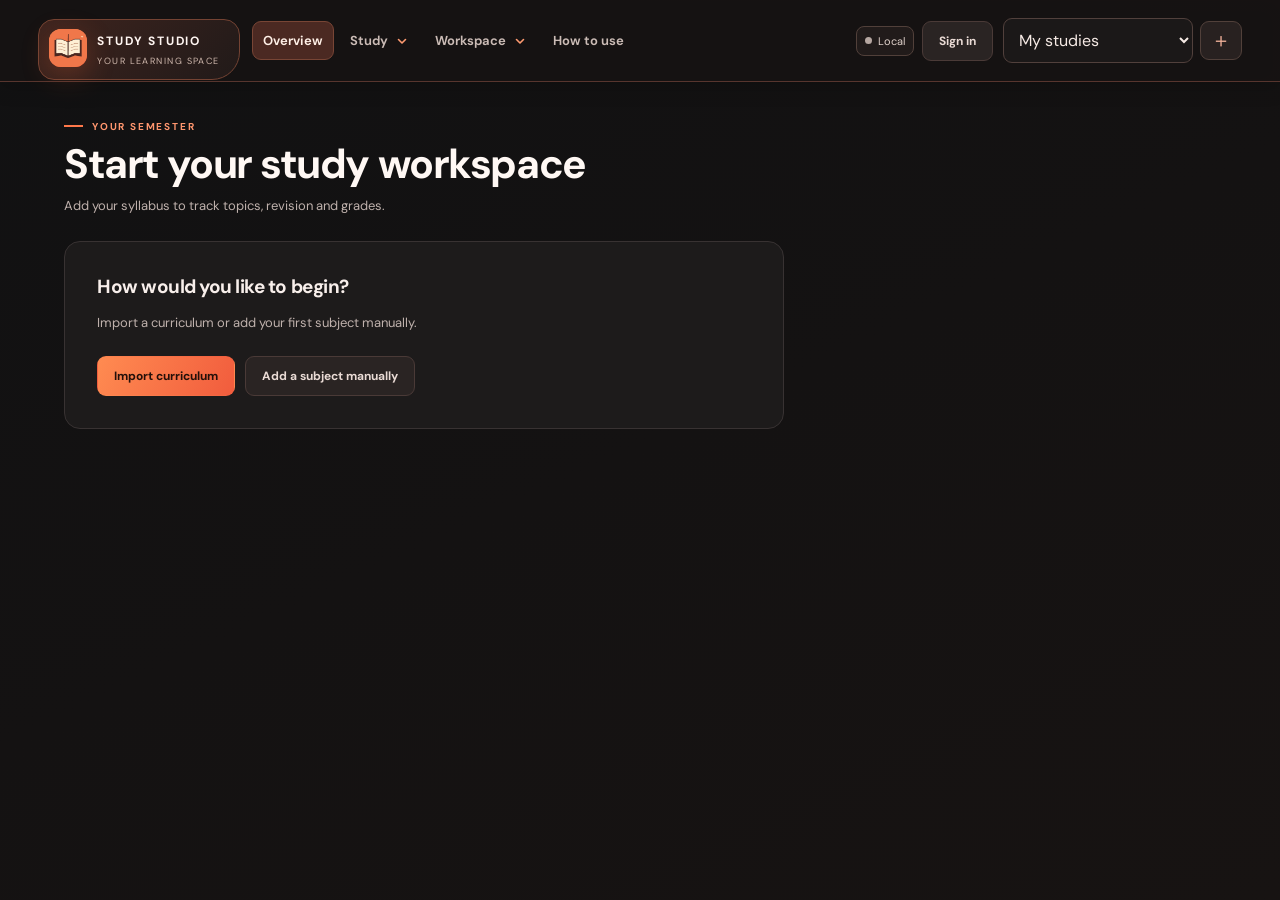
<file: index.html>
<!doctype html><html lang="en"><head><meta charset="utf-8"><meta name="viewport" content="width=device-width,initial-scale=1,viewport-fit=cover"><meta name="theme-color" content="#0b1119"><meta name="description" content="Your personal study workspace. Track your syllabus, plan grades, and save your progress securely."><title>Study Studio</title><link rel="stylesheet" href="style.css"></head><body><div class="shell"><div class="topbar" id="topbar"><div class="topbar-inner"><div class="brand"><button class="logo book-logo" id="bookLogo" type="button" aria-label="Animate the Study Studio book"><picture><source srcset="book-still.png" media="(prefers-reduced-motion: reduce)"><img src="book-flip.gif" alt=""></picture></button><div><strong>STUDY STUDIO</strong><small>YOUR LEARNING SPACE</small></div></div><nav class="topnav" aria-label="Main navigation"><button class="nav active" data-page="dashboard">Overview</button><details class="nav-group"><summary>Study <svg class="nav-chevron" aria-hidden="true" width="12" height="12" viewBox="0 0 12 12" fill="none"><path d="m2.5 4.5 3.5 3.5 3.5-3.5" stroke="currentColor" stroke-width="1.6" stroke-linecap="round" stroke-linejoin="round"/></svg></summary><div class="nav-menu"><button class="nav" data-page="subjects">Subject overview</button><button class="nav" data-page="syllabus">Syllabus tracker</button><button class="nav" data-page="grades">Scores &amp; grades</button></div></details><details class="nav-group"><summary>Workspace <svg class="nav-chevron" aria-hidden="true" width="12" height="12" viewBox="0 0 12 12" fill="none"><path d="m2.5 4.5 3.5 3.5 3.5-3.5" stroke="currentColor" stroke-width="1.6" stroke-linecap="round" stroke-linejoin="round"/></svg></summary><div class="nav-menu"><button class="nav" data-page="settings">Manage workspace</button><button class="nav" data-page="import">Import curriculum</button><button class="nav" data-page="common">Common settings</button></div></details><button class="nav" data-page="help">How to use</button></nav><div class="top-actions"><div class="account-status-wrap" data-sync="local"><button class="sync-indicator" id="syncIndicator" type="button" aria-label="Sync status: saved in this browser" aria-describedby="cloud-status"><span aria-hidden="true" class="sync-dot"></span><span id="syncSummary">Local</span></button><button id="accountButton" class="button secondary account-trigger" aria-describedby="cloud-status">Sign in</button><div class="save-indicator"><strong id="accountName">Guest workspace</strong><span><i class="dot"></i><span id="cloud-status" role="status" aria-live="polite">Saved in this browser</span></span></div></div><div class="profile-wrap"><label for="profile">PROFILE</label><select id="profile"></select><button id="newProfile" class="icon" title="Create profile" aria-label="Create profile">＋</button></div></div></div></div><main><div id="app"></div></main><nav class="mobile-nav" aria-label="Mobile navigation"><button type="button" data-mobile-page="dashboard">Overview</button><button type="button" data-mobile-page="subjects">Subjects</button><button type="button" data-mobile-page="syllabus">Syllabus</button><button type="button" data-mobile-page="grades">Grades</button><details class="mobile-more"><summary>More</summary><div class="mobile-more-menu"><button type="button" data-mobile-page="settings">Manage workspace</button><button type="button" data-mobile-page="import">Import curriculum</button><button type="button" data-mobile-page="common">Common settings</button><button type="button" data-mobile-page="help">How to use</button></div></details></nav></div><script src="cloud-config.js"></script><script src="vendor/supabase-2.118.0.js"></script><script src="cloud.js"></script><script src="vendor/mammoth.browser.min.js"></script><script src="extra.js"></script><script src="subject-overview.js"></script><script src="help.js"></script><script src="app.js"></script><script src="navigation.js"></script></body></html>
</file>
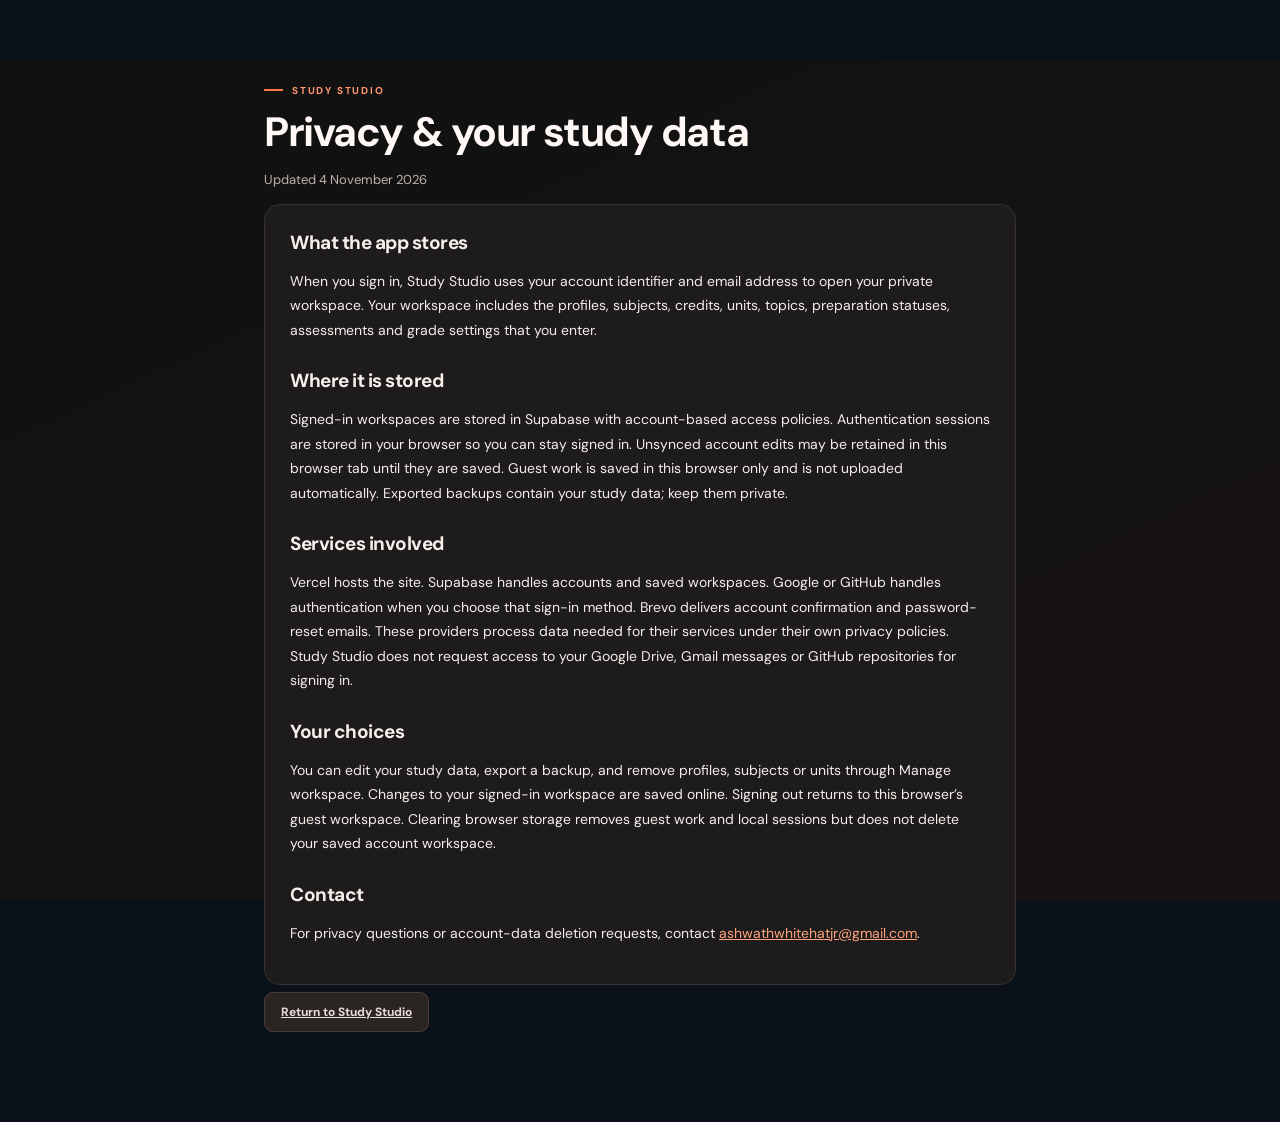
<file: privacy.html>
<!doctype html><html lang="en"><head><meta charset="utf-8"><meta name="viewport" content="width=device-width,initial-scale=1"><meta name="theme-color" content="#0b1119"><title>Privacy & data · Study Studio</title><link rel="stylesheet" href="style.css"></head><body><article style="max-width:800px;margin:60px auto;padding:24px"><div class="eyebrow">STUDY STUDIO</div><h1>Privacy &amp; your study data</h1><p class="muted">Updated 4 November 2026</p><section class="panel"><h2>What the app stores</h2><p>When you sign in, Study Studio uses your account identifier and email address to open your private workspace. Your workspace includes the profiles, subjects, credits, units, topics, preparation statuses, assessments and grade settings that you enter.</p><h2>Where it is stored</h2><p>Signed-in workspaces are stored in Supabase with account-based access policies. Authentication sessions are stored in your browser so you can stay signed in. Unsynced account edits may be retained in this browser tab until they are saved. Guest work is saved in this browser only and is not uploaded automatically. Exported backups contain your study data; keep them private.</p><h2>Services involved</h2><p>Vercel hosts the site. Supabase handles accounts and saved workspaces. Google or GitHub handles authentication when you choose that sign-in method. Brevo delivers account confirmation and password-reset emails. These providers process data needed for their services under their own privacy policies. Study Studio does not request access to your Google Drive, Gmail messages or GitHub repositories for signing in.</p><h2>Your choices</h2><p>You can edit your study data, export a backup, and remove profiles, subjects or units through Manage workspace. Changes to your signed-in workspace are saved online. Signing out returns to this browser’s guest workspace. Clearing browser storage removes guest work and local sessions but does not delete your saved account workspace.</p><h2>Contact</h2><p>For privacy questions or account-data deletion requests, contact <a href="mailto:ashwathwhitehatjr@gmail.com">ashwathwhitehatjr@gmail.com</a>.</p></section><p><a class="button secondary" href="./">Return to Study Studio</a></p></article></body></html>
</file>
<file: style.css>
:root{font-family:Inter,Segoe UI,sans-serif;color:#dce5ee;background:#0b1119;font-synthesis:none}*{box-sizing:border-box}body{margin:0}.shell{display:flex;min-height:100vh}aside{width:245px;background:#0f1823;color:#d8e7e6;padding:32px 20px;position:fixed;top:0;bottom:0;display:flex;flex-direction:column}.brand{display:flex;align-items:center;gap:12px;margin-bottom:55px}.logo{display:grid;place-items:center;width:39px;height:39px;border-radius:12px;background:#a7e1c8;color:#14352f;font-weight:800;font-size:22px}.brand strong{font-size:13px;letter-spacing:.1em}.brand small{display:block;font-size:9px;letter-spacing:.14em;color:#8da9a8;margin-top:5px}.aside-label,.eyebrow{font-size:10px;letter-spacing:.15em;font-weight:800;color:#8fa8a7}.nav{border:0;background:transparent;color:#a9bdbc;text-align:left;padding:14px 15px;border-radius:8px;cursor:pointer;font-size:15px;margin-top:5px}.nav span{margin-left:10px}.nav.active{background:#213245;color:white}.aside-bottom{margin-top:auto;font-size:12px;line-height:1.8;color:#b3c9c6}.aside-bottom small{color:#809e9a}.dot{display:inline-block;width:7px;height:7px;background:#8de0b6;border-radius:50%;margin-right:5px}main{margin-left:245px;width:calc(100% - 245px)}header{height:78px;border-bottom:1px solid #253242;background:#121c28;display:flex;align-items:center;justify-content:flex-end;padding:0 5%}.profile-wrap{display:flex;align-items:center;gap:10px}.profile-wrap label{font-size:10px;letter-spacing:.12em;color:#82918e;font-weight:700}select,input{font:inherit;color:#e0e9f3;border:1px solid #334459;border-radius:7px;background:#121c28;padding:9px;min-width:0}button{font:inherit}.icon{border:1px solid #334459;border-radius:7px;background:#121c28;font-size:20px;cursor:pointer}.mobile-brand{display:none}#app{max-width:1400px;margin:auto;padding:44px 5% 70px}.heading{display:flex;justify-content:space-between;align-items:end;gap:20px;margin-bottom:28px}h1{font-size:32px;letter-spacing:-.045em;margin:9px 0;color:#f0f5fa}h2{font-size:19px;margin:0 0 8px;color:#e4edf7}h3{font-size:15px;margin:0}.subtitle,.muted{color:#a5b4c5;font-size:13px;line-height:1.6}.pill{background:#183d33;color:#a0e6c8;border-radius:30px;padding:8px 12px;font-size:11px;font-weight:700}.grid{display:grid;grid-template-columns:repeat(4,1fr);gap:16px}.card,.panel{background:#121c28;border:1px solid #253445;border-radius:12px;padding:22px}.card .label{font-size:11px;font-weight:700;color:#859795;letter-spacing:.06em;text-transform:uppercase}.card .value{font-size:30px;font-weight:700;color:#eef6ff;margin:18px 0 5px}.card small{color:#8b9d9a}.section{margin-top:28px}.sectionhead{display:flex;justify-content:space-between;align-items:center;margin-bottom:15px}.course{display:flex;align-items:center;gap:16px;padding:17px 0;border-top:1px solid #273547}.course:first-of-type{border-top:0}.course-icon{width:42px;height:42px;display:grid;place-items:center;border-radius:10px;background:#1b342e;color:#9addbf;font-weight:700}.course-info{flex:1}.course-info small{display:block;color:#90a09e;margin-top:5px;font-size:11px}.bar{width:140px;height:6px;background:#29384b;border-radius:20px;overflow:hidden}.bar i{display:block;background:#81d6b2;height:100%}.percent{width:38px;text-align:right;color:#a5c6bc;font-size:12px}.button{border:0;background:#8bdfbc;color:white;padding:10px 15px;border-radius:7px;cursor:pointer;font-size:12px;font-weight:700}.button.secondary{background:#223448;color:#c3dce8}.button.danger{background:#3c252e;color:#ffb4b4}.toolbar{display:flex;gap:10px;flex-wrap:wrap;margin-bottom:20px}.toolbar input{flex:1;min-width:180px}.unit{border:1px solid #2b394b;border-radius:10px;margin:12px 0;overflow:hidden}.unit summary{cursor:pointer;background:#172331;padding:16px;font-weight:700;font-size:13px}.topic{display:flex;gap:12px;align-items:center;border-top:1px solid #273547;padding:12px 16px;font-size:13px}.topic span{flex:1;line-height:1.5}.topic select{font-size:12px;max-width:190px}.two{display:grid;grid-template-columns:1fr 1fr;gap:18px}.fields{display:grid;grid-template-columns:repeat(3,1fr);gap:10px}.field label{display:block;color:#748985;font-size:11px;font-weight:700;margin:14px 0 6px}.field input,.field select{width:100%}.score-row{display:grid;grid-template-columns:1.3fr repeat(3,1fr) auto;gap:8px;align-items:end;margin-top:12px}.result{background:#19372f;padding:16px;border-radius:8px;color:#b0efd0;margin-top:16px;line-height:1.6;font-size:13px}.note{font-size:12px;color:#81918e;line-height:1.6}.rule-row{display:grid;grid-template-columns:1fr 1fr 1fr auto;gap:8px;margin-top:8px}.hidden{display:none}details>summary{list-style:none}details>summary:after{content:'＋';float:right;color:#7c9a90}details[open]>summary:after{content:'−'}@media(max-width:900px){.grid{grid-template-columns:repeat(2,1fr)}.two{grid-template-columns:1fr}.bar{width:80px}}@media(max-width:650px){aside{position:static;width:100%;padding:8px;flex-direction:row;overflow:auto}.brand,.aside-label,.aside-bottom{display:none}.nav{white-space:nowrap;padding:11px;font-size:12px}.nav span{margin-left:2px}.shell{display:block}main{width:100%;margin:0}header{height:60px;padding:0 16px;justify-content:space-between}.mobile-brand{display:block;font-size:11px;font-weight:800;letter-spacing:.1em}.profile-wrap label{display:none}#app{padding:30px 16px}.heading{align-items:start}.heading .pill{display:none}h1{font-size:26px}.score-row{grid-template-columns:1fr 1fr}.fields{grid-template-columns:1fr 1fr}.topic{align-items:flex-start;flex-direction:column}.bar{display:none}}
.topic[hidden]{display:none}
.table-panel{padding:0;overflow:hidden}.table-scroll{overflow:auto}.subject-table{width:100%;border-collapse:collapse;text-align:left;font-size:12px;min-width:860px}.subject-table th{background:#223448;color:#a6bacf;font-size:10px;letter-spacing:.07em;text-transform:uppercase;padding:16px}.subject-table td{border-top:1px solid #273547;padding:17px 16px;vertical-align:middle}.subject-table td:first-child{min-width:210px}.subject-table small{display:block;color:#a5b8c8;margin-top:6px;font-size:11px;line-height:1.4}.subject-table .selected-row{background:#1b2b3b}.unit-progress{padding:17px 0;border-top:1px solid #273547}.unit-progress:first-of-type{border:0}.unit-progress strong{font-size:12px;line-height:1.5}.unit-progress small{display:block;font-size:11px;color:#81948d;margin:6px 0 10px}.progress-track{height:6px;border-radius:10px;background:#29384b;overflow:hidden}.progress-track i{display:block;height:100%;background:#81d6b2}.status-count{display:flex;justify-content:space-between;padding:13px 0;border-bottom:1px solid #273547;font-size:13px}.account-trigger{margin-right:20px}.account-dialog{width:min(94vw,490px);max-height:90vh;overflow:auto;border:1px solid #334459;border-radius:16px;padding:28px;color:#e4edf7;background:#121c28;box-shadow:0 20px 100px #122d3855}.account-dialog::backdrop{background:#112d3877;backdrop-filter:blur(3px)}.account-dialog h2{margin-top:10px}.account-dialog hr{border:0;border-top:1px solid #2b394b;margin:25px 0}.account-dialog button:disabled{opacity:.5;cursor:wait}.account-message{font-size:13px;line-height:1.6;color:#bad7cc}.text-button{background:transparent;border:0;padding:0;color:#94e4c2;text-decoration:underline;cursor:pointer;font-size:12px}.account-dialog .toolbar{margin-bottom:12px}header{gap:12px}.aside-bottom strong{font-size:11px;overflow-wrap:anywhere}.aside-bottom #cloud-status{font-size:11px;line-height:1.6}button:focus-visible,a:focus-visible,select:focus-visible,input:focus-visible{outline:3px solid #8ccdb3;outline-offset:3px}@media(max-width:650px){header{height:auto;min-height:70px;flex-wrap:wrap;justify-content:flex-end;padding:12px}.mobile-brand{margin-right:auto}.account-trigger{margin:0;font-size:11px}.profile-wrap{gap:5px}.profile-wrap select{max-width:170px}.sectionhead{align-items:flex-start;gap:12px}.sectionhead .toolbar{margin:0;gap:6px}.account-dialog{padding:20px}}

/* Midnight workspace */
:root{color-scheme:dark}body{background:radial-gradient(ellipse at 85% 0%,#17283a66,transparent 55%),#0b1119}header{background:#101923}.button{color:#102b23}.button.secondary{color:#d3e5ef}.button.danger{color:#ffb4b4}textarea{color:#e0e9f3;background:#101a26;border-color:#334459!important}.card{background:linear-gradient(145deg,#172434,#121c28)}.card,.panel{box-shadow:0 10px 30px #00000018}.card small,.note,.field label,.course-info small,.subject-table small,.unit-progress small{color:#a3b5c6}.eyebrow{color:#8edbb9}.brand small{color:#98adc0}.percent{color:#b6dace}.account-dialog{background:#121c28;color:#e4edf7}.account-dialog::backdrop{background:#050a12b8}.text-button{color:#94e4c2}.auth-providers{display:grid;gap:10px;margin:20px 0}.auth-providers .button{width:100%;padding:13px;font-size:13px}.auth-divider{display:flex;align-items:center;gap:12px;color:#9eb0c3;font-size:11px;margin:22px 0}.auth-divider:before,.auth-divider:after{content:"";height:1px;background:#334459;flex:1}.provider-pending{display:block;margin-top:4px;font-size:10px;font-weight:400}.button:disabled{cursor:not-allowed;opacity:.55}input,select,textarea{accent-color:#8bdfbc}select option{background:#121c28;color:#e0e9f3}

.empty-workspace{padding:30px 16px;max-width:560px}.empty-workspace h2{font-size:25px;margin:12px 0}.empty-workspace .button{margin-top:14px}

a{color:#94e4c2}article p{line-height:1.75;font-size:14px}article h2{margin-top:26px}article h2:first-child{margin-top:0}

/* Ember workspace */
:root{color-scheme:dark;--bg:#101011;--surface:#1a191a;--surface-raised:#222022;--line:#373132;--muted:#b1a5a2;--text:#f4eeeb;--accent:#ff7244;--accent-hot:#ef4f3a;scroll-behavior:smooth}
body{color:var(--text);background:radial-gradient(ellipse at 85% -10%,#60291e55,transparent 42%),linear-gradient(125deg,#101011,#151112 65%,#19110f);background-attachment:fixed}
body:before{content:'';position:fixed;inset:0;pointer-events:none;z-index:-1;background-image:linear-gradient(#ffffff05 1px,transparent 1px),linear-gradient(90deg,#ffffff05 1px,transparent 1px);background-size:42px 42px;mask-image:linear-gradient(to bottom,#000,transparent 85%)}
aside{width:254px;padding:30px 17px 22px;background:#121112f5;border-right:1px solid #3a2c2b;overflow-y:auto;scrollbar-width:thin;scrollbar-color:#65433c transparent}
.brand{padding:0 7px;margin-bottom:48px;gap:13px}.logo{width:42px;height:42px;border-radius:13px;background:linear-gradient(145deg,#ff9b57,#ef4b35);color:#21100b;box-shadow:0 8px 28px #f2673940}.brand strong{font-size:12px;letter-spacing:.15em;color:#fff6f2}.brand small{color:#ab8981;font-size:9px;letter-spacing:.16em}
.aside-label{padding:0 13px;margin-bottom:8px;color:#8d7672;font-size:10px;letter-spacing:.18em}.nav{position:relative;padding:13px 14px;margin-top:3px;border:1px solid transparent;border-radius:10px;color:#bcb0ac;font-size:13px;font-weight:600;transition:background .18s,color .18s,border-color .18s,transform .18s}.nav:hover{color:#fff4ee;background:#ffffff09}.nav.active{background:linear-gradient(100deg,#5b2922,#33201d);border-color:#a84c36;color:#fff3eb}.nav.active:before{content:'';position:absolute;left:-17px;top:9px;bottom:9px;width:3px;border-radius:4px;background:#ff8255}.nav span{margin-left:11px}.aside-bottom{margin-top:auto;padding:24px 12px 0;color:#c5aaa3;border-top:1px solid #342c2b}.aside-bottom small,.aside-bottom #cloud-status{color:#ac9994}.dot{background:#ff8255;box-shadow:0 0 12px #ff825590}
main{margin-left:254px;width:calc(100% - 254px);min-width:0}header{position:sticky;top:0;z-index:5;height:76px;padding:0 5%;background:#171415df;border-bottom:1px solid #3a302e;backdrop-filter:blur(18px)}.profile-wrap label{color:#a78f89}.mobile-brand{color:#fff0e8}
#app{max-width:1500px;padding:54px 5% 100px}.heading{align-items:end;margin-bottom:34px}.eyebrow{color:#ff966e;letter-spacing:.18em;font-size:10px}.eyebrow:before{content:'';display:inline-block;width:19px;height:2px;margin:0 9px 3px 0;background:#ff784a}h1{max-width:820px;color:#fff8f4;font-size:clamp(30px,3.2vw,46px);font-weight:750;line-height:1.12;letter-spacing:-.045em;margin:13px 0}.subtitle,.muted{color:#bfb1ac;font-size:13px;line-height:1.7}.pill{background:#39231e;border:1px solid #754034;color:#ffb48c;padding:9px 14px;font-size:10px;letter-spacing:.03em;white-space:nowrap}
.grid{gap:16px}.card,.panel{background:linear-gradient(145deg,#211e1e,#191718);border:1px solid var(--line);border-radius:16px;box-shadow:0 14px 35px #0003}.card{position:relative;overflow:hidden;padding:23px;min-height:143px}.card:before{content:'';position:absolute;top:0;left:23px;width:34px;height:2px;background:linear-gradient(90deg,#ff7548,#ed4938);border-radius:0 0 3px 3px}.card .label{color:#b4a09a;font-size:10px;letter-spacing:.1em}.card .value{color:#fff8f4;font-size:36px;letter-spacing:-.04em;margin:18px 0 5px}.card small,.note,.field label,.course-info small,.subject-table small,.unit-progress small{color:#b6a7a1}.section{margin-top:34px}.sectionhead{margin-bottom:18px}.sectionhead h2,h2{color:#f8efeb;letter-spacing:-.025em}.panel{padding:25px}.course{border-color:#38302f;padding:18px 0}.course-icon{background:#40251e;color:#ffad7c;border:1px solid #71412f}.course-info h3{color:#f5eae5}.course-info small{letter-spacing:.03em}.bar,.progress-track{background:#403431}.bar i,.progress-track i{background:linear-gradient(90deg,#ed4c3a,#ffa25e)}.percent{color:#ffb38c}
.button{background:linear-gradient(115deg,#ff8b51,#f15c3d);color:#24100a;border:1px solid transparent;border-radius:9px;padding:11px 16px;font-weight:750;box-shadow:0 6px 18px #eb5b3022;transition:filter .18s,transform .18s,border-color .18s}.button:hover{filter:brightness(1.12);transform:translateY(-1px)}.button.secondary{color:#eadbd5;background:#2a2423;border-color:#4a3a37;box-shadow:none}.button.secondary:hover{background:#3a2a26;border-color:#9a5945}.button.danger{color:#ffb3a7;background:#472322;border-color:#63302b;box-shadow:none}.icon{color:#f4b39b;background:#282120;border-color:#51403a;border-radius:9px;cursor:pointer}button:focus-visible,a:focus-visible,select:focus-visible,input:focus-visible,textarea:focus-visible,summary:focus-visible{outline:3px solid #ffad7d;outline-offset:3px}
select,input,textarea{color:#f6eae5;background:#1b1818;border:1px solid #51403c;border-radius:9px;accent-color:#ff784c}select,input{padding:10px 11px}textarea{border-color:#51403c!important;border-radius:9px;font:inherit;line-height:1.6}select option{background:#211c1b;color:#f8ede8}input::placeholder,textarea::placeholder{color:#897c78}input:focus,select:focus,textarea:focus{border-color:#ff8b60}.toolbar{gap:10px}.unit{border-color:#463733;border-radius:12px;background:#191718}.unit summary{background:#292120;color:#f2e5df;padding:17px}.unit summary:hover{background:#352521}.topic,.status-count,.unit-progress{border-color:#3b3030}.topic{padding:14px 17px;line-height:1.5}details>summary:after{color:#ff936d}.result{background:#3a241d;border:1px solid #6a3e2d;color:#ffd5bc;border-radius:10px}.table-panel{padding:0}.subject-table th{background:#2d2422;color:#d2b8ad}.subject-table td{border-color:#3c302e}.subject-table .selected-row{background:#3a2823}.account-dialog{background:#1d1919;color:#f7eee9;border:1px solid #63463d;box-shadow:0 30px 100px #000a}.account-dialog::backdrop{background:#080606c9;backdrop-filter:blur(7px)}.account-dialog hr,.auth-divider:before,.auth-divider:after{border-color:#4d3a36;background-color:#4d3a36}.account-message{color:#f4c2a8}.text-button,a{color:#ffa47e}.auth-divider{color:#bca9a1}.empty-workspace{padding:42px 12px}.empty-workspace h2{font-size:27px}
@media(max-width:900px){.grid{grid-template-columns:repeat(2,minmax(0,1fr))}.two{grid-template-columns:1fr}.heading{align-items:start}.pill{display:none}}
@media(max-width:650px){aside{position:sticky;top:0;z-index:10;width:100%;padding:7px 9px;flex-direction:row;overflow-x:auto;overflow-y:hidden;border-right:0;border-bottom:1px solid #4a3430;background:#151212f2;scrollbar-width:thin}.nav{flex:0 0 auto;margin:0 3px 0 0;padding:10px 12px;white-space:nowrap;font-size:12px}.nav.active:before{left:11px;right:11px;top:auto;bottom:-7px;width:auto;height:2px}.nav span{margin-left:5px}main{width:100%;margin:0}header{position:static;min-height:70px;height:auto;padding:13px 16px}.mobile-brand{font-size:11px;letter-spacing:.15em}#app{padding:36px 16px 72px}.heading{margin-bottom:25px}h1{font-size:30px}.grid{gap:10px}.card{min-height:132px;padding:18px}.card:before{left:18px}.card .value{font-size:30px}.panel{padding:18px}.table-panel{padding:0}.section{margin-top:26px}.fields{grid-template-columns:repeat(2,minmax(0,1fr))}.topic{align-items:stretch}.topic select{max-width:100%}.profile-wrap select{max-width:150px}}
@media(prefers-reduced-motion:reduce){:root{scroll-behavior:auto}*,*:before,*:after{transition-duration:.01ms!important;animation-duration:.01ms!important;animation-iteration-count:1!important}}

/* Floating top navigation */
.shell{display:block;min-height:100vh}.topbar{position:sticky;top:0;z-index:20;width:100%;transition:transform .25s ease;filter:drop-shadow(0 12px 25px #0005)}.topbar.is-hidden{transform:translateY(calc(-100% - 24px))}.topbar:has(:focus-visible){transform:none}.topbar-inner{max-width:1680px;min-height:82px;margin:auto;padding:10px 3%;display:flex;align-items:center;gap:24px;background:#171313f2;border-bottom:1px solid #57352e;backdrop-filter:blur(20px)}
.brand{display:flex;flex:0 0 auto;gap:10px;margin:0;padding:9px 19px 12px 10px;border:1px solid #744333;border-radius:16px 16px 28px 16px;background:linear-gradient(135deg,#3e241e,#211a19);box-shadow:0 10px 24px #0006, inset 0 1px #ffffff13;transform:translateY(9px)}.logo{flex:0 0 38px;width:38px;height:38px;border-radius:12px}.brand strong{white-space:nowrap}.brand small{white-space:nowrap}
.topnav{display:flex;align-items:center;gap:5px;flex:1;min-width:0}.topnav .nav,.nav-group summary{display:flex;align-items:center;gap:8px;margin:0;padding:11px 12px;white-space:nowrap;color:#cbbcb6;background:transparent;border:1px solid transparent;border-radius:9px;font-size:13px;font-weight:650;cursor:pointer}.topnav .nav span{margin:0}.topnav .nav.active:before{display:none}.topnav>.nav.active,.nav-group:has(.nav.active)>summary{color:#fff0e7;background:#4b2922;border-color:#784535}.topnav .nav:hover,.nav-group summary:hover{background:#3a2925;color:#fff1e9}.nav-group{position:relative}.nav-group summary{list-style:none}.nav-group summary::-webkit-details-marker{display:none}.nav-group summary:after{content:none}.nav-group summary span{color:#ff9b71;font-size:17px;line-height:10px;transition:transform .18s}.nav-group[open] summary span{transform:rotate(180deg)}.nav-menu{position:absolute;top:calc(100% + 10px);left:0;min-width:205px;padding:7px;background:#211a19;border:1px solid #654237;border-radius:13px;box-shadow:0 18px 40px #000b}.nav-menu:before{content:'';position:absolute;left:0;right:0;top:-12px;height:12px}.nav-menu .nav{display:block;width:100%;text-align:left}.nav-menu .nav.active{background:#5b3025;color:#fff2e9;border-color:#a25139}
.nav-group[open]>summary:after{content:none}
.top-actions{display:flex;align-items:center;gap:10px;flex:0 0 auto}.save-indicator{display:flex;flex-direction:column;max-width:150px;gap:3px;color:#b8a6a0;font-size:10px;line-height:1.2}.save-indicator strong{max-width:150px;overflow:hidden;text-overflow:ellipsis;white-space:nowrap;color:#e4d0c8;font-size:10px}.save-indicator>span{white-space:nowrap}.save-indicator .dot{width:6px;height:6px;margin-right:5px}.account-trigger{margin:0}.profile-wrap{gap:7px}.profile-wrap label{font-size:9px}.profile-wrap select{max-width:155px}.profile-wrap .icon{padding:6px 10px;line-height:1.25}main{width:100%;margin:0}#app{max-width:1500px;padding-top:65px}
@media(max-width:1350px){.topbar-inner{gap:12px}.save-indicator{display:flex;max-width:105px}.save-indicator strong{display:none}.topnav .nav,.nav-group summary{padding:10px}.profile-wrap label{display:none}}
@media(max-width:1100px){.topbar-inner{display:grid;grid-template-columns:1fr auto;gap:8px 12px;padding:8px 16px 10px}.brand{grid-column:1;grid-row:1;justify-self:start;transform:none;padding:7px 14px 8px 8px}.brand .logo{width:34px;height:34px;flex-basis:34px}.top-actions{grid-column:2;grid-row:1}.topnav{grid-column:1/-1;grid-row:2;justify-content:flex-start}.topnav .nav,.nav-group summary{font-size:12px}.save-indicator{display:flex;max-width:120px}.save-indicator strong{max-width:120px}#app{padding-top:44px}}
@media(max-width:650px){.topbar-inner{padding:8px 12px 9px;gap:7px}.brand{display:flex}.brand strong{font-size:10px}.brand small{font-size:8px}.brand .logo{width:31px;height:31px;flex-basis:31px;font-size:18px}.top-actions{gap:5px}.top-actions .account-trigger{padding:9px;font-size:11px}.save-indicator{display:flex;max-width:100px;font-size:9px}.save-indicator strong{display:none}.profile-wrap select{max-width:112px;padding:8px;font-size:11px}.profile-wrap .icon{padding:5px 8px;font-size:17px}.topnav{gap:2px}.topnav .nav,.nav-group summary{padding:9px 8px;font-size:11px}.nav-menu{min-width:180px;top:calc(100% + 6px)}.nav-menu .nav{padding:11px 10px}.topbar:has(:focus-visible){transform:none}#app{padding-top:34px}}
@media(max-width:380px){.brand small{display:none}.brand{padding-right:9px}.profile-wrap select{max-width:92px}.topnav .nav,.nav-group summary{padding:9px 6px;font-size:10px}}


@media(max-width:1100px){.save-indicator{grid-column:1/-1;grid-row:3;max-width:none;font-size:10px}.save-indicator strong{display:none}}

/* Dashboard details and clearer navigation */
#app{padding-top:38px}.heading{margin-bottom:24px}.heading h1{margin:9px 0 7px}.dashboard-grid .card{min-height:158px;padding-bottom:25px}.metric-progress{padding-bottom:38px!important}.metric-bar{position:absolute;bottom:19px;left:23px;right:23px;height:4px;border-radius:8px;background:#483a35;overflow:hidden}.metric-bar i{display:block;height:100%;border-radius:inherit;background:linear-gradient(90deg,#ea523c,#ffa15f)}
.metric-ready{background:linear-gradient(145deg,#252a25,#1a201b);border-color:#405348}.metric-ready:before{background:#89b496}.metric-ready .value{color:#b5d8bc}.metric-ready .label{color:#c4dac7}.metric-revision{background:linear-gradient(145deg,#30241d,#211b18);border-color:#6c4935}.metric-revision:before{background:#eea06a}.metric-revision .value{color:#ffc28d}.metric-revision .label{color:#e5bd9f}.review-now{display:block;border:0;background:none;padding:0;margin:12px 0 0;color:#ffc092;font-weight:700;font-size:12px;cursor:pointer;text-align:left}.review-now:hover{text-decoration:underline}.review-now:focus-visible{outline:3px solid #ffad7d;outline-offset:4px}
.course-list{padding:6px 15px}.course-list .course{width:100%;font:inherit;text-align:left;color:inherit;background:transparent;border:1px solid transparent;border-bottom:1px solid #3b3030;border-radius:11px;padding:16px 12px;cursor:pointer;transition:background .18s,border-color .18s}.course-list .course:last-child{border-bottom-color:transparent}.course-list .course:hover,.course-list .course:focus-visible{background:#30221f;border-color:#8e503d}.course-name{display:block;font-size:15px;font-weight:700;color:#f7ece7}.course-info{min-width:0}.course-info small{color:#d4c3ba}.course-meta{display:flex;flex-wrap:wrap;gap:6px;margin-top:9px}.course-chip{display:inline-block;max-width:100%;padding:4px 8px;border-radius:6px;background:#302927;color:#d2bfb4;font-size:10px;line-height:1.3;overflow-wrap:anywhere}.revision-chip{background:#4b3021;color:#ffd0a7}.next-chip{color:#d7c9bf}.course-progress{display:flex;align-items:center;gap:12px;flex:0 0 auto}.course-open{min-width:52px;color:#ffc09b;font-weight:700;font-size:12px;opacity:0;transition:opacity .18s}.course:hover .course-open,.course:focus-visible .course-open{opacity:1}.brand small{color:#cfb8ad}.nav-group summary{align-items:center}.nav-group summary span{display:inline-flex;align-items:center;justify-content:center;line-height:1;font-size:14px}.profile-wrap select{width:190px;max-width:190px;padding-right:30px}
@media(hover:none){.course-open{opacity:1}}
@media(max-width:1100px){#app{padding-top:34px}}
@media(max-width:650px){#app{padding-top:26px}.heading{margin-bottom:20px}.dashboard-grid .card{min-height:144px}.metric-bar{left:18px;right:18px}.course-list{padding:4px 6px}.course-list .course{gap:10px;padding:14px 8px}.course-open{min-width:auto;font-size:11px}.course-progress{gap:4px}.profile-wrap select{width:155px;max-width:155px;padding-right:24px}}
@media(max-width:380px){.profile-wrap select{width:98px;max-width:98px}}

@media(max-width:480px){.profile-wrap select{width:125px;max-width:125px}}
@media(max-width:380px){.profile-wrap select{width:98px;max-width:98px}}

.top-actions .account-trigger{white-space:nowrap}
@media(max-width:480px){.brand small{display:none}.brand{padding-right:10px}}

/* Course sorting, exam-ready track and animated book */
.next-chip{max-width:min(320px,100%);white-space:nowrap;overflow:hidden;text-overflow:ellipsis;vertical-align:bottom}.course-meta{min-width:0}.metric-ready{padding-bottom:38px}.metric-bar-ready{background:#38483d}.metric-bar-ready i{background:linear-gradient(90deg,#668b72,#a8d1b1)}
.course-sort{display:flex;align-items:center;gap:9px;color:#c7b8b1;font-size:11px;font-weight:700;white-space:nowrap}.course-sort select{font-size:12px;padding:8px 27px 8px 10px;max-width:165px}.course-list:has(.course){display:flex;flex-direction:column;gap:10px;padding:0;border:0;background:transparent;box-shadow:none}.course-list .course,.course-list .course:last-child{border:1px solid #3b302e;background:linear-gradient(135deg,#211d1c,#1a1818);border-radius:12px;padding:16px}.course-list .course:hover,.course-list .course:focus-visible{background:#30221f;border-color:#8e503d}
.nav-group summary .nav-chevron{display:block;flex:none;color:#ff9b71;transform:none;transition:transform .18s}.nav-group[open] summary .nav-chevron{transform:rotate(180deg)}
.book-logo{border:0;padding:0;overflow:hidden;cursor:pointer;position:relative;isolation:isolate}.book-logo picture,.book-logo img{display:block;width:100%;height:100%}.book-logo img{object-fit:cover}.book-logo:hover{filter:brightness(1.1)}.book-logo.book-startled{animation:book-react 1.2s cubic-bezier(.2,.7,.25,1)}@keyframes book-react{0%,100%{transform:translateY(0) rotate(0) scale(1)}10%{transform:translateY(-6px) rotate(-13deg) scale(1.12)}20%{transform:translateY(1px) rotate(11deg) scale(.96)}32%{transform:translateY(-4px) rotate(-8deg) scale(1.06)}46%{transform:translateY(0) rotate(6deg)}63%{transform:translateY(-2px) rotate(-3deg)}80%{transform:translateY(0) rotate(2deg)}}
@media(max-width:650px){.sectionhead:has(.course-sort){flex-wrap:wrap}.course-sort{margin-left:auto}.course-list .course,.course-list .course:last-child{padding:13px 10px}.next-chip{max-width:min(220px,100%)}}
@media(prefers-reduced-motion:reduce){.book-logo.book-startled{animation:none}.nav-group summary .nav-chevron{transition:none}}

/* Account sync status bubble */
.account-status-wrap{position:relative;flex:none}
.account-status-wrap .save-indicator{position:absolute;z-index:30;top:calc(100% + 8px);right:0;display:flex;visibility:hidden;opacity:0;width:max-content;max-width:min(280px,calc(100vw - 24px));padding:12px 14px;border:1px solid #67453c;border-radius:10px;background:#211b1a;box-shadow:0 12px 30px #0008;color:#eadbd5;font-size:12px;line-height:1.5;transition:opacity .15s;pointer-events:none}
.account-status-wrap:hover .save-indicator,.account-status-wrap:focus-within .save-indicator{visibility:visible;opacity:1}
.account-status-wrap .save-indicator strong{display:block;max-width:100%;white-space:normal;overflow-wrap:anywhere;color:#fff3eb}
.account-status-wrap .save-indicator>span{white-space:normal;overflow-wrap:anywhere}
.account-status-wrap .dot{display:inline-block}

/* Persistent sync status and empty workspace */
.account-status-wrap{display:flex;align-items:center;gap:8px}
.sync-indicator{display:inline-flex;align-items:center;gap:6px;padding:7px 8px;border:1px solid #51403a;border-radius:8px;background:#211b1a;color:#dfd1ca;font-size:11px;white-space:nowrap;cursor:pointer}
.sync-dot{width:7px;height:7px;border-radius:50%;background:#b6a7a1}
[data-sync="saved"] .sync-dot{background:#9ac7a4}
[data-sync="pending"] .sync-dot{background:#ffb46e}
[data-sync="warning"] .sync-indicator{color:#fff2dc;border-color:#d5914d;background:#59321d;font-weight:700}
[data-sync="warning"] .sync-dot{background:#ffb45e}
.account-status-wrap .save-indicator{pointer-events:auto}
.empty-start{max-width:720px;padding:32px}
.empty-start .toolbar{margin:22px 0 0}
@media(max-width:650px){.account-status-wrap{gap:4px}.sync-indicator{padding:8px 6px;font-size:10px}.empty-start{padding:22px}.empty-start .toolbar{flex-direction:column;align-items:stretch}}

@media(max-width:650px){.sync-indicator #syncSummary{display:none}[data-sync="warning"] .sync-indicator #syncSummary{display:inline}}

/* Readable workspace labels and course entry */
.add-course-form{margin-top:16px;max-width:900px}
.add-course-form[hidden]{display:none}
.add-course-form .toolbar{margin-top:16px;margin-bottom:0}
.course-chip,.course-info small,.course-sort,.card .label,.field label,.subject-table th,.unit-progress small{font-size:12px}
.topnav .nav,.nav-group summary{font-size:13px}
@media(max-width:650px){.topnav .nav,.nav-group summary{font-size:12px}.add-course-form .fields{grid-template-columns:1fr}}

/* Typography and surface refinement */
@font-face{font-family:'DM Sans';font-style:normal;font-weight:400 700;font-display:swap;src:url('fonts/dm-sans-latin.woff2') format('woff2');unicode-range:U+0000-00FF,U+0131,U+0152-0153,U+02BB-02BC,U+02C6,U+02DA,U+02DC,U+0304,U+0308,U+0329,U+2000-206F,U+20AC,U+2122,U+2191,U+2193,U+2212,U+2215,U+FEFF,U+FFFD}
@font-face{font-family:'DM Sans';font-style:normal;font-weight:400 700;font-display:swap;src:url('fonts/dm-sans-latin-ext.woff2') format('woff2');unicode-range:U+0100-02BA,U+02BD-02C5,U+02C7-02CC,U+02CE-02D7,U+02DD-02FF,U+0304,U+0308,U+0329,U+1D00-1DBF,U+1E00-1E9F,U+1EF2-1EFF,U+2020,U+20A0-20AB,U+20AD-20C4,U+2113,U+2C60-2C7F,U+A720-A7FF}
:root{font-family:'DM Sans',Segoe UI,sans-serif}
body{background:linear-gradient(155deg,#111112 0%,#171312 100%);background-attachment:fixed}
body:before{content:none}
.card,.panel{background:#1d1b1b;border:1px solid #383232;box-shadow:none}
.course-list .course,.course-list .course:last-child{background:#1d1b1b;border-color:#383232;box-shadow:none}
.course-list .course:hover,.course-list .course:focus-visible{background:#30221f;border-color:#8e503d}
.topbar{filter:drop-shadow(0 4px 10px #0003)}
.brand{box-shadow:none}
.button{box-shadow:none}
h1{letter-spacing:-.035em}
.metric-ready{background:#1d2420;border-color:#405348}
.metric-revision{background:#292019;border-color:#6c4935}


/* Phone navigation and touch-first controls */
.mobile-nav,.quick-finish{display:none}
@media(max-width:650px){
  html,body{overflow-x:clip}
  .topbar,.topbar.is-hidden{position:relative;transform:none;filter:none}
  .topbar-inner{display:flex;flex-wrap:wrap;gap:8px;padding:10px 14px;background:#171313}
  .brand{transform:none;margin-right:auto;padding:6px 10px 6px 6px;border-radius:12px}
  .brand .logo{width:30px;height:30px;flex-basis:30px}
  .brand small{display:none}
  .topnav{display:none}
  .top-actions{width:100%;justify-content:space-between;gap:8px;min-width:0}
  .account-status-wrap{order:2}
  .profile-wrap{order:1;flex:1;min-width:0}
  .profile-wrap select{width:100%;max-width:none;min-width:0}
  .profile-wrap .icon,.sync-indicator,.top-actions .account-trigger{min-height:44px;min-width:44px}
  .top-actions .account-trigger{padding:10px 12px}
  .mobile-nav{position:fixed;z-index:40;left:0;right:0;bottom:0;display:grid;grid-template-columns:repeat(5,minmax(0,1fr));gap:2px;padding:6px 5px max(6px,env(safe-area-inset-bottom));background:#1c1716;border-top:1px solid #5d3a30;box-shadow:0 -8px 24px #0005}
  .mobile-nav>button,.mobile-more>summary{display:flex;align-items:center;justify-content:center;min-height:48px;min-width:0;padding:6px 2px;border:0;border-radius:9px;background:transparent;color:#dfcec6;font:600 11px/1.2 'DM Sans',sans-serif;cursor:pointer}
  .mobile-nav>button.active,.mobile-more.active>summary{background:#4b2922;color:#fff2e7}
  .mobile-more{position:relative}
  .mobile-more>summary{list-style:none}
  .mobile-more>summary:after{content:none}
  .mobile-more-menu{position:absolute;right:0;bottom:calc(100% + 10px);width:min(260px,calc(100vw - 20px));padding:8px;background:#211b1a;border:1px solid #67453c;border-radius:12px;box-shadow:0 12px 30px #0009}
  .mobile-more-menu button{display:block;width:100%;min-height:48px;padding:10px 12px;text-align:left;border:0;border-radius:8px;background:transparent;color:#f4e6df;font:600 14px 'DM Sans',sans-serif}
  .mobile-more-menu button.active{background:#4b2922}
  #app{padding:24px 16px calc(90px + env(safe-area-inset-bottom))}
  h1{font-size:clamp(26px,7vw,32px);overflow-wrap:anywhere}
  .grid{grid-template-columns:repeat(2,minmax(0,1fr))}
  .card{min-width:0;min-height:132px}
  .card .value{font-size:30px}
  .sectionhead{flex-wrap:wrap;gap:12px}
  .toolbar{gap:8px}
  .toolbar>input,.toolbar>select{width:100%;flex:1 1 100%;min-height:48px}
  .button,.icon,select,input{min-height:44px}
  input,select,textarea{font-size:16px}
  .icon{min-width:44px}
  .topic{display:grid;grid-template-columns:minmax(0,1fr) auto;gap:10px;padding:16px}
  .topic>span{grid-column:1/-1}
  .topic .status{width:100%;max-width:none;min-width:0}
  .quick-finish{display:block;grid-column:2;grid-row:2;padding:10px 12px;min-height:44px;border:1px solid #876049;border-radius:9px;background:#35251f;color:#ffe1ce;font:700 12px 'DM Sans',sans-serif}
  .quick-finish:disabled{background:#23342a;border-color:#557663;color:#c7e3ce}
  .topic .status{grid-column:1;grid-row:2}
  .topic:not(:has(.quick-finish)) .status{grid-column:1/-1}
  .score-row{grid-template-columns:repeat(2,minmax(0,1fr));gap:8px}
  .score-row .delete-score{justify-self:end}
  .subject-table{min-width:0;display:block}
  .subject-table thead{display:none}
  .subject-table tbody,.subject-table tr,.subject-table td{display:block}
  .subject-table tr{padding:16px;border-bottom:1px solid #463733}
  .subject-table td{display:flex;justify-content:space-between;gap:12px;border:0;padding:7px 0;text-align:right}
  .subject-table td:before{content:attr(data-label);color:#c8b8b1;text-align:left}
  .subject-table td:first-child{display:block;text-align:left}
  .subject-table td:first-child:before{display:none}
  .subject-table td:last-child{display:block}
  .subject-table td:last-child button{width:100%}
}

@media(max-width:650px){
  .sync-indicator #syncSummary{display:inline}
  .sync-indicator{font-size:11px}
  .mobile-more[open]>summary:after{content:none}
  .course-dialog{width:min(94vw,490px)}
  .course-dialog input:not([type="checkbox"]){width:100%}
  .course-dialog input[type="checkbox"]{width:22px;min-height:22px;vertical-align:middle}
}
</file>
